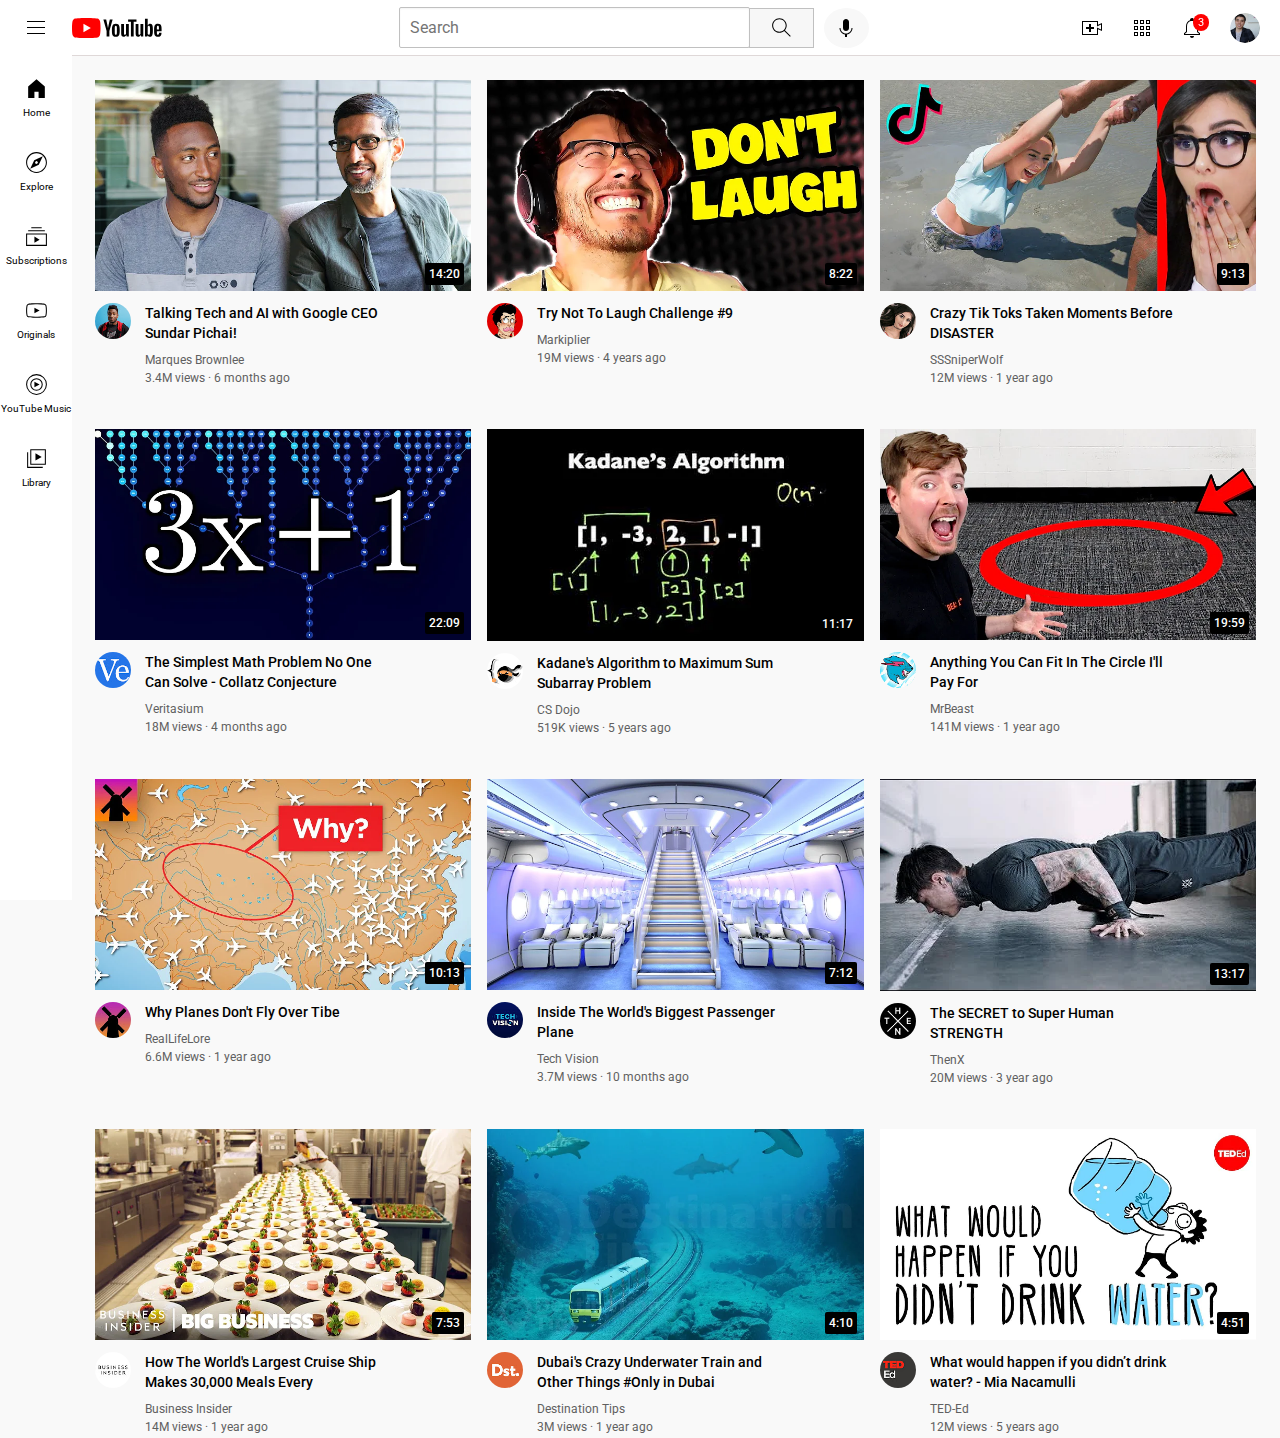
<file: index.html>
<!DOCTYPE html>
<html>
    <head>
        <title>YouTube.Com Clone</title>
        <link rel="stylesheet" href="styles/general.css">
        <link rel="stylesheet" href="styles/header.css">
        <link rel="stylesheet" href="styles/sidebar.css">
        <link rel="stylesheet" href="styles/video.css">

        <link rel="preconnect" href="https://fonts.googleapis.com">
        <link rel="preconnect" href="https://fonts.gstatic.com" crossorigin>
        <link href="https://fonts.googleapis.com/css2?family=Roboto:ital,wght@0,100..900;1,100..900&display=swap" rel="stylesheet">

    </head>
    <body>

        <div class="header">
            <div class="left-section">
                <img class="hamburger-menu" src="Icons/hamburger-menu.svg" alt="">
                <img class="youtube-logo" src="Icons/youtube-logo.svg" alt="">
            </div>

            <div class="middle-section">
                <input class="search-bar" type="text" placeholder="Search">
                <button class="search-button">
                    <img class="search-icon" src="Icons/search.svg" alt="">
                    <div class="tooltip">Search</div>
                </button>
                <button class="voice-search-button">
                    <img class="voice-search-icon" src="Icons/voice-search-icon.svg" alt="">
                    <div class="tooltip">Search with your voice</div>
                </button>
            </div>

            <div class="right-section">
                <div class="uploads-icon-container">
                    <img class="uploads-icon" src="Icons/upload.svg" alt="">
                    <div class="tooltip">Create</div>
                </div>

                <div class="youtube-apps-icon-container">
                    <img class="youtube-apps-icon" src="Icons/youtube-apps.svg" alt="">
                    <div class="tooltip">YouTube apps</div>
                </div>

                <div class="notifications-icon-container">
                    <img class="notifications-icon" src="Icons/notifications.svg" alt="">
                    <div class="notifications-count">3</div>
                    <div class="tooltip">Notifications</div>
                </div>

                <img class="my-channel-pic" src="channel-pictures/my-channel.jpeg" alt="">
            </div>
        </div>

        <div class="sidebar">
            <div class="sidebar-link">
                <img class="home-icon" src="Icons/home.svg" alt="">
                <div>Home</div>
            </div>
            <div class="sidebar-link">
                <img class="explore-icon" src="Icons/explore.svg" alt="">
                <div>Explore</div>
            </div>
            <div class="sidebar-link">
                <img class="subscriptions-icon" src="Icons/subscriptions.svg" alt="">
                <div>Subscriptions</div>
            </div>
            <div class="sidebar-link">
                <img class="originals-icon" src="Icons/originals.svg" alt="">
                <div>Originals</div>
            </div>
            <div class="sidebar-link">
                <img class="youtube-music-icon" src="Icons/youtube-music.svg" alt="">
                <div>YouTube Music</div>
            </div>
            <div class="sidebar-link">
                <img class="library-icon" src="Icons/library.svg" alt="">
                <div>Library</div>
            </div>
        </div>

        <div class="video-grid">

            <div class="video-preview">
                <div class="thumbnail-row">
                    <img class="thumbnail" src="thumbnails/thumbnail-1.webp" alt="Talking about Tech and AI.">
                    <div class="video-time">14:20</div>
                </div>
                <div class="info-row">
                    <div class="channel-picture">
                    <img class="profile-picture" src="channel-pictures/channel-1.jpeg" alt="">
    
                    </div>
                    <div class="video-info">
                        <p class="video-title">
                            Talking Tech and AI with Google CEO Sundar Pichai!
                        </p>
                        <p class="channel-name">
                            Marques Brownlee
                        </p>
                        <p class="video-stats">
                            3.4M views &#183; 6 months ago
                        </p>
                    </div>
                </div>
            </div>
    
            <div class="video-preview">
                <div class="thumbnail-row">
                    <img class="thumbnail" src="thumbnails/thumbnail-2.webp" alt="Talking about Tech and AI.">
                    <div class="video-time">8:22</div>
                </div>
                <div class="info-row">
                    <div class="channel-picture">
                    <img class="profile-picture" src="channel-pictures/channel-2.jpeg" alt="">
    
                    </div>
                    <div class="video-info">
                        <p class="video-title">
                            Try Not To Laugh Challenge #9
                        </p>
                        <p class="channel-name">
                            Markiplier
                        </p>
                        <p class="video-stats">
                            19M views &#183; 4 years ago
                        </p>
                    </div>
                </div>
            </div>
    
            <div class="video-preview">
                <div class="thumbnail-row">
                    <img class="thumbnail" src="thumbnails/thumbnail-3.webp" alt="Talking about Tech and AI.">
                    <div class="video-time">9:13</div>
                </div>
                <div class="info-row">
                    <div class="channel-picture">
                    <img class="profile-picture" src="channel-pictures/channel-3.jpeg" alt="">
    
                    </div>
                    <div class="video-info">
                        <p class="video-title">
                            Crazy Tik Toks Taken Moments Before DISASTER
                        </p>
                        <p class="channel-name">
                            SSSniperWolf
                        </p>
                        <p class="video-stats">
                            12M views &#183; 1 year ago
                        </p>
                    </div>
                </div>
            </div>
    
            <div class="video-preview">
                <div class="thumbnail-row">
                    <img class="thumbnail" src="thumbnails/thumbnail-4.webp" alt="Talking about Tech and AI.">
                    <div class="video-time">22:09</div>
                </div>
                <div class="info-row">
                    <div class="channel-picture">
                    <img class="profile-picture" src="channel-pictures/channel-4.jpeg" alt="">
    
                    </div>
                    <div class="video-info">
                        <p class="video-title">
                            The Simplest Math Problem No One Can Solve - Collatz Conjecture
                        </p>
                        <p class="channel-name">
                            Veritasium
                        </p>
                        <p class="video-stats">
                            18M views &#183; 4 months ago
                        </p>
                    </div>
                </div>
            </div>
    
            <div class="video-preview">
                <div class="thumbnail-row">
                    <img class="thumbnail" src="thumbnails/thumbnail-5.webp" alt="Talking about Tech and AI.">
                    <div class="video-time">11:17</div>
                </div>
                <div class="info-row">
                    <div class="channel-picture">
                    <img class="profile-picture" src="channel-pictures/channel-5.jpeg" alt="">
    
                    </div>
                    <div class="video-info">
                        <p class="video-title">
                            Kadane's Algorithm to Maximum Sum Subarray Problem
                        </p>
                        <p class="channel-name">
                            CS Dojo
                        </p>
                        <p class="video-stats">
                            519K views &#183; 5 years ago
                        </p>
                    </div>
                </div>
            </div>
    
            <div class="video-preview">
                <div class="thumbnail-row">
                    <img class="thumbnail" src="thumbnails/thumbnail-6.webp" alt="Talking about Tech and AI.">
                    <div class="video-time">19:59</div>
                </div>
                <div class="info-row">
                    <div class="channel-picture">
                    <img class="profile-picture" src="channel-pictures/channel-6.jpeg" alt="">
    
                    </div>
                    <div class="video-info">
                        <p class="video-title">
                            Anything You Can Fit In The Circle I&#39;ll Pay For
                        </p>
                        <p class="channel-name">
                            MrBeast
                        </p>
                        <p class="video-stats">
                            141M views &#183; 1 year ago
                        </p>
                    </div>
                </div>
            </div>
    
            <div class="video-preview">
                <div class="thumbnail-row">
                    <img class="thumbnail" src="thumbnails/thumbnail-7.webp" alt="Talking about Tech and AI.">
                    <div class="video-time">10:13</div>
                </div>
                <div class="info-row">
                    <div class="channel-picture">
                    <img class="profile-picture" src="channel-pictures/channel-7.jpeg" alt="">
    
                    </div>
                    <div class="video-info">
                        <p class="video-title">
                            Why Planes Don't Fly Over Tibe
                        </p>
                        <p class="channel-name">
                            RealLifeLore
                        </p>
                        <p class="video-stats">
                            6.6M views &#183; 1 year ago
                        </p>
                    </div>
                </div>
            </div>
    
            <div class="video-preview">
                <div class="thumbnail-row">
                    <img class="thumbnail" src="thumbnails/thumbnail-8.webp" alt="Talking about Tech and AI.">
                    <div class="video-time">7:12</div>
                </div>
                <div class="info-row">
                    <div class="channel-picture">
                    <img class="profile-picture" src="channel-pictures/channel-8.jpeg" alt="">
    
                    </div>
                    <div class="video-info">
                        <p class="video-title">
                            Inside The World's Biggest Passenger Plane
                        </p>
                        <p class="channel-name">
                            Tech Vision
                        </p>
                        <p class="video-stats">
                            3.7M views &#183; 10 months ago
                        </p>
                    </div>
                </div>
            </div>
    
            <div class="video-preview">
                <div class="thumbnail-row">
                    <img class="thumbnail" src="thumbnails/thumbnail-9.webp" alt="Talking about Tech and AI.">
                    <div class="video-time">13:17</div>
                </div>
                <div class="info-row">
                    <div class="channel-picture">
                    <img class="profile-picture" src="channel-pictures/channel-9.jpeg" alt="">
    
                    </div>
                    <div class="video-info">
                        <p class="video-title">
                            The SECRET to Super Human STRENGTH
                        </p>
                        <p class="channel-name">
                            ThenX
                        </p>
                        <p class="video-stats">
                            20M views &#183; 3 year ago
                        </p>
                    </div>
                </div>
            </div>
    
            <div class="video-preview">
                <div class="thumbnail-row">
                    <img class="thumbnail" src="thumbnails/thumbnail-10.webp" alt="Talking about Tech and AI.">
                    <div class="video-time">7:53</div>
                </div>
                <div class="info-row">
                    <div class="channel-picture">
                    <img class="profile-picture" src="channel-pictures/channel-10.jpeg" alt="">
    
                    </div>
                    <div class="video-info">
                        <p class="video-title">
                            How The World's Largest Cruise Ship Makes 30,000 Meals Every
                        </p>
                        <p class="channel-name">
                            Business Insider
                        </p>
                        <p class="video-stats">
                            14M views &#183; 1 year ago
                        </p>
                    </div>
                </div>
            </div>
    
            <div class="video-preview">
                <div class="thumbnail-row">
                    <img class="thumbnail" src="thumbnails/thumbnail-11.webp" alt="Talking about Tech and AI.">
                    <div class="video-time">4:10</div>
                </div>
                <div class="info-row">
                    <div class="channel-picture">
                    <img class="profile-picture" src="channel-pictures/channel-11.jpeg" alt="">
    
                    </div>
                    <div class="video-info">
                        <p class="video-title">
                            Dubai's Crazy Underwater Train and Other Things #Only in Dubai
                        </p>
                        <p class="channel-name">
                            Destination Tips
                        </p>
                        <p class="video-stats">
                            3M views &#183; 1 year ago
                        </p>
                    </div>
                </div>
            </div>
    
            <div class="video-preview">
                <div class="thumbnail-row">
                    <img class="thumbnail" src="thumbnails/thumbnail-12.webp" alt="Talking about Tech and AI.">
                    <div class="video-time">4:51</div>
                </div>
                <div class="info-row">
                    <div class="channel-picture">
                    <img class="profile-picture" src="channel-pictures/channel-12.jpeg" alt="">
    
                    </div>
                    <div class="video-info">
                        <p class="video-title">
                            What would happen if you didn’t drink water? - Mia Nacamulli
                        </p>
                        <p class="channel-name">
                            TED-Ed
                        </p>
                        <p class="video-stats">
                            12M views &#183; 5 years ago
                        </p>
                    </div>
                </div>
            </div>

        </div>
        
       
    </body>
</html>
</file>
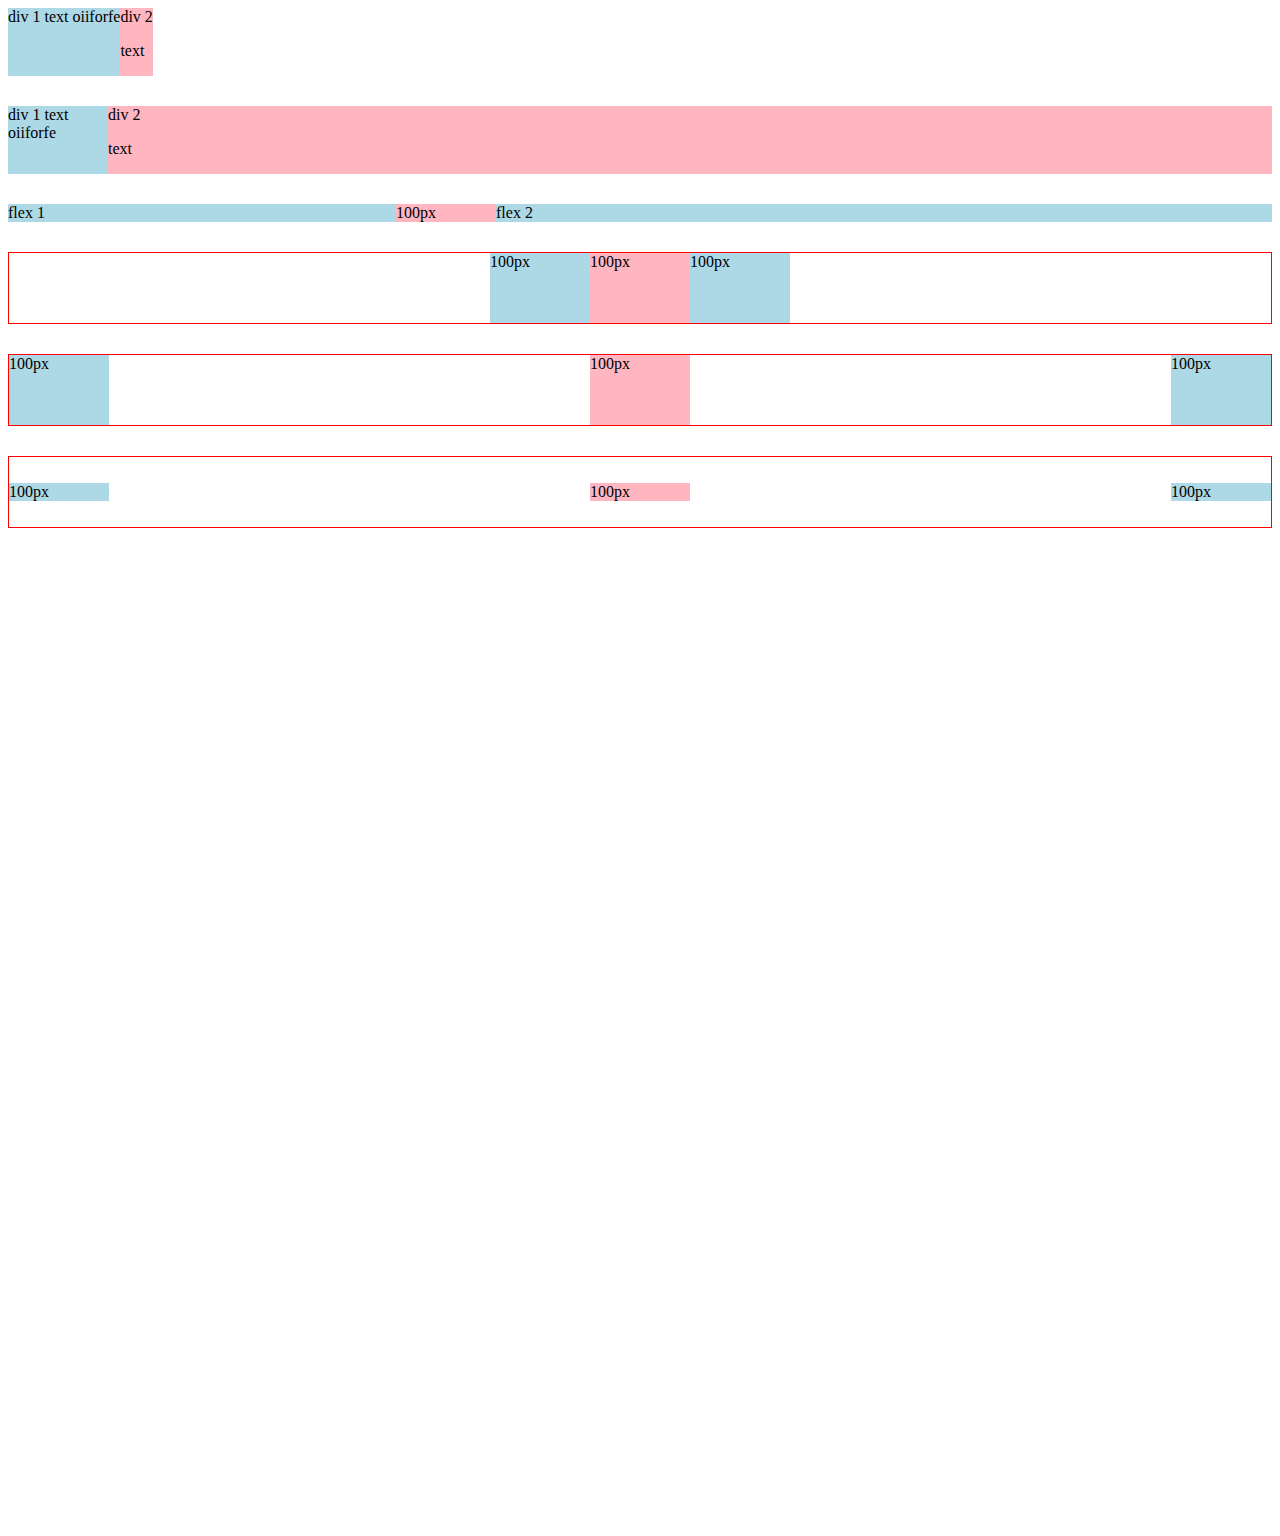
<file: flexbox.html>
<!DOCTYPE html>
<html>
    <head>
        <title>Flexbox Practice</title>
    </head>

    <body style="padding-bottom: 1000px;">
        <div style="
            display: flex;
            flex-direction: row;
        ">
            <div style="background-color: lightblue;">
                div 1 text oiiforfe
            </div>
            <div style="background-color: lightpink;">
                div 2 <p>text</p>
            </div>
        </div>

        <div style="
            margin-top: 30px;
            display: flex;
            flex-direction: row;
        ">
            <div style="background-color: lightblue; width: 100px;">
                div 1 text oiiforfe
            </div>
            <div style="background-color: lightpink; flex: 1;">
                div 2 <p>text</p>
            </div>
        </div>

        <div style="
        margin-top: 30px;
        display: flex;
        flex-direction: row;
    ">
            <div style="background-color: lightblue; flex: 1;">
                flex 1 
            </div>
        <div style="background-color: lightpink; width: 100px;">
            100px
        </div>
        <div style="background-color: lightblue; flex: 2;">
            flex 2
        </div>
    </div>

    <div style="
        margin-top: 30px;
        height: 70px;
        border-width: 1px;
        border-style: solid;
        border-color: red;

        display: flex;
        flex-direction: row;
        justify-content: center;
    ">
            <div style="background-color: lightblue; width: 100px;">
                100px
            </div>
        <div style="background-color: lightpink; width: 100px;">
            100px
        </div>
        <div style="background-color: lightblue; width: 100px;">
            100px
        </div>
    </div>

    <div style="
        margin-top: 30px;
        height: 70px;
        border-width: 1px;
        border-style: solid;
        border-color: red;

        display: flex;
        flex-direction: row;
        justify-content: space-between;
    ">
            <div style="background-color: lightblue; width: 100px;">
                100px
            </div>
        <div style="background-color: lightpink; width: 100px;">
            100px
        </div>
        <div style="background-color: lightblue; width: 100px;">
            100px
        </div>
    </div>

    <div style="
    margin-top: 30px;
    height: 70px;
    border-width: 1px;
    border-style: solid;
    border-color: red;

    display: flex;
    flex-direction: row;
    justify-content: space-between;
    align-items: center;
">
        <div style="background-color: lightblue; width: 100px;">
            100px
        </div>
    <div style="background-color: lightpink; width: 100px;">
        100px
    </div>
    <div style="background-color: lightblue; width: 100px;">
        100px
    </div>
</div>
    </body>
</html>
</file>
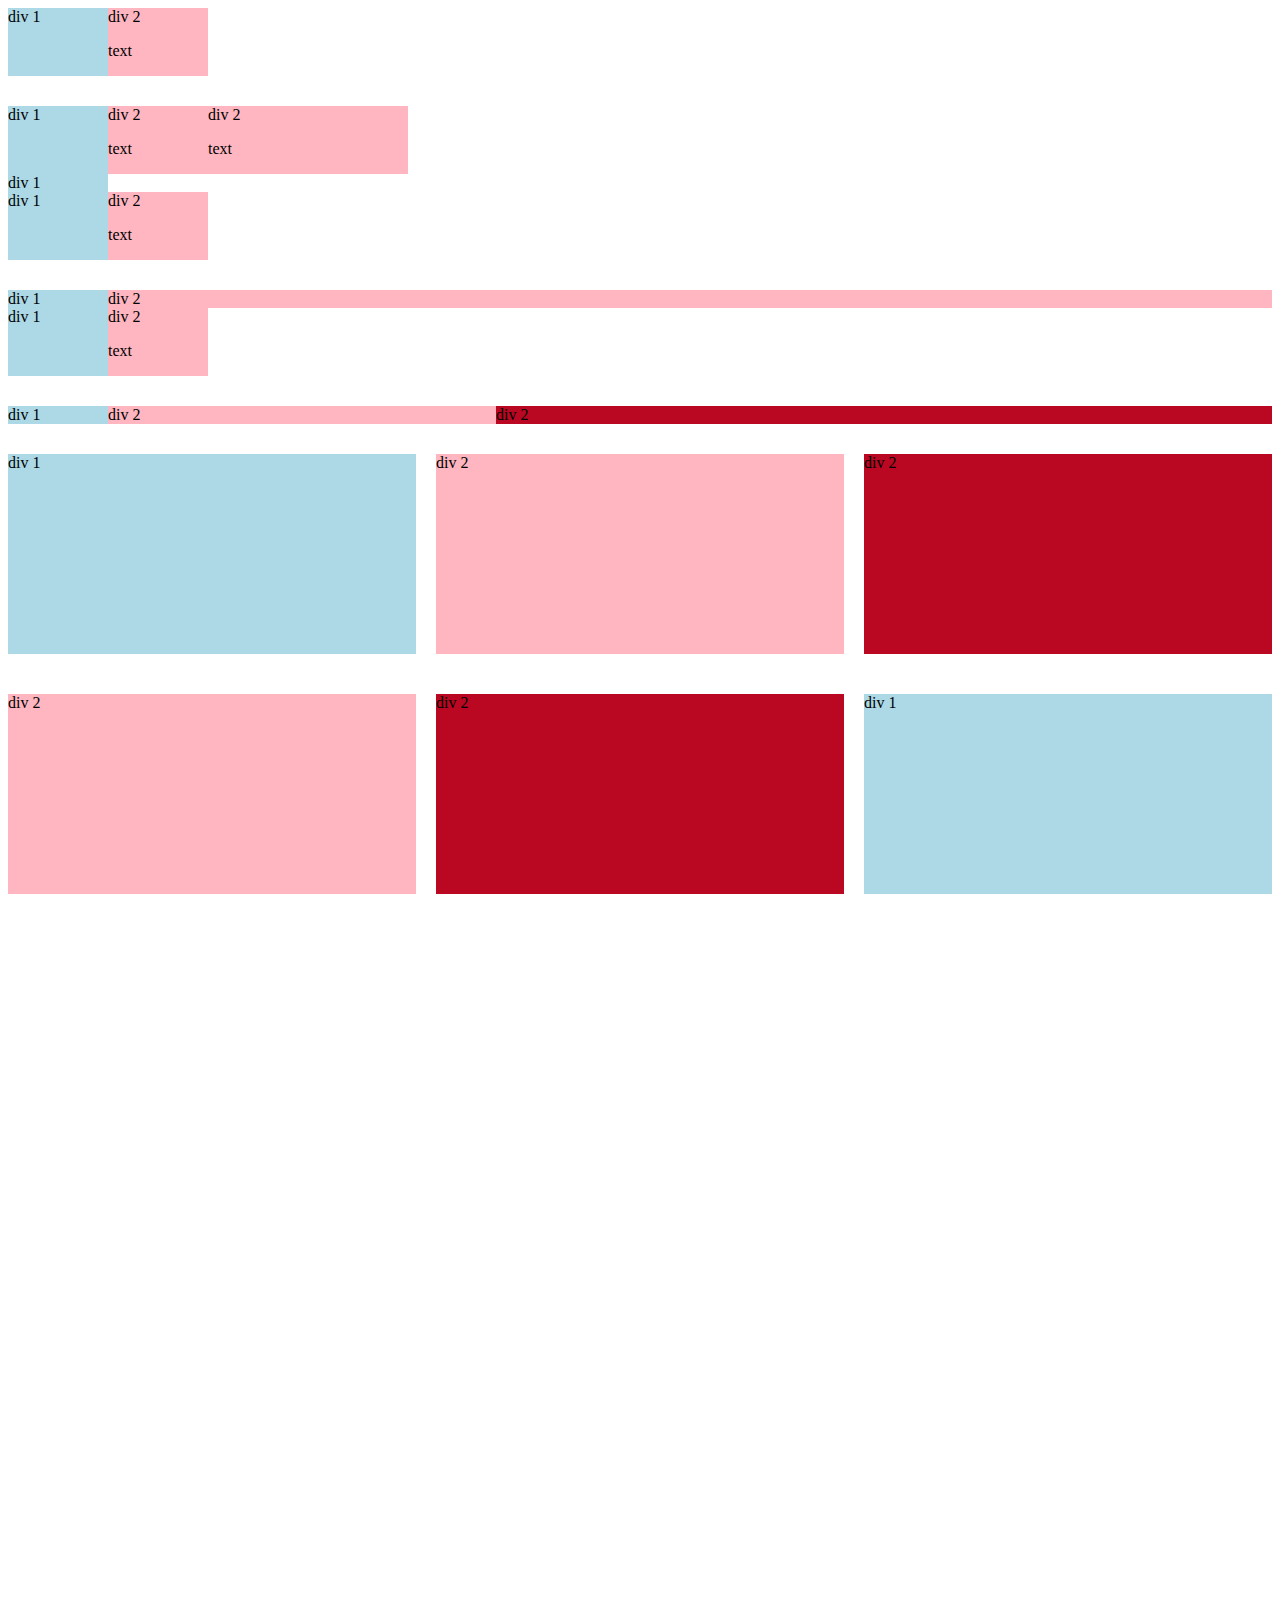
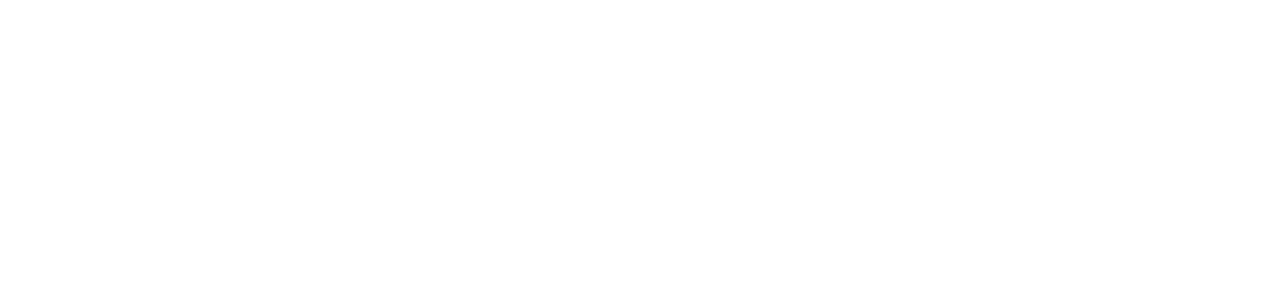
<file: grid.html>
<!DOCTYPE html>
<html>
    <head>
        <title>Grid Practice</title>
    </head>
    <body style="padding-bottom: 1000px;">
        <div style="
            display: grid;
            grid-template-columns: 100px 100px;">
            <div style="background-color: lightblue;">div 1</div>
            <div style="background-color: lightpink;">div 2 <p>text</p></div>
        </div>
        <div style="
            margin-top: 30px;
            display: grid;
            grid-template-columns: 100px 100px 200px;">
            <div style="background-color: lightblue;">div 1</div>
            <div style="background-color: lightpink;">div 2 <p>text</p></div>
            <div style="background-color: lightpink;">div 2 <p>text</p></div>
            <div style="background-color: lightblue;">div 1</div>
        </div>

        <div style="
            display: grid;
            grid-template-columns: 100px 100px;">
            <div style="background-color: lightblue;">div 1</div>
            <div style="background-color: lightpink;">div 2 <p>text</p></div>
        </div>
        <div style="
            margin-top: 30px;
            display: grid;
            grid-template-columns: 100px 1fr;">
            <div style="background-color: lightblue;">div 1</div>
            <div style="background-color: lightpink;">div 2</div>
        </div>

        <div style="
        display: grid;
        grid-template-columns: 100px 100px;">
        <div style="background-color: lightblue;">div 1</div>
        <div style="background-color: lightpink;">div 2 <p>text</p></div>
    </div>
    <div style="
        margin-top: 30px;
        display: grid;
        grid-template-columns: 100px 1fr 2fr;">
        <div style="background-color: lightblue;">div 1</div>
        <div style="background-color: lightpink;">div 2</div>
        <div style="background-color: rgb(186, 7, 34);">div 2</div>

    </div>

    <div style="
    margin-top: 30px;
    display: grid;
    grid-template-columns: 1fr 1fr 1fr;
    column-gap: 20px;
    row-gap: 40px;">
    <div style="background-color: lightblue; height: 200px;">div 1</div>
    <div style="background-color: lightpink; height: 200px;" >div 2</div>
    <div style="background-color: rgb(186, 7, 34); height: 200px;">div 2</div>
    <div style="background-color: lightpink; height: 200px;" >div 2</div>
    <div style="background-color: rgb(186, 7, 34); height: 200px;">div 2</div>
    <div style="background-color: lightblue; height: 200px;">div 1</div>

</div>


    </body>
</html>
</file>
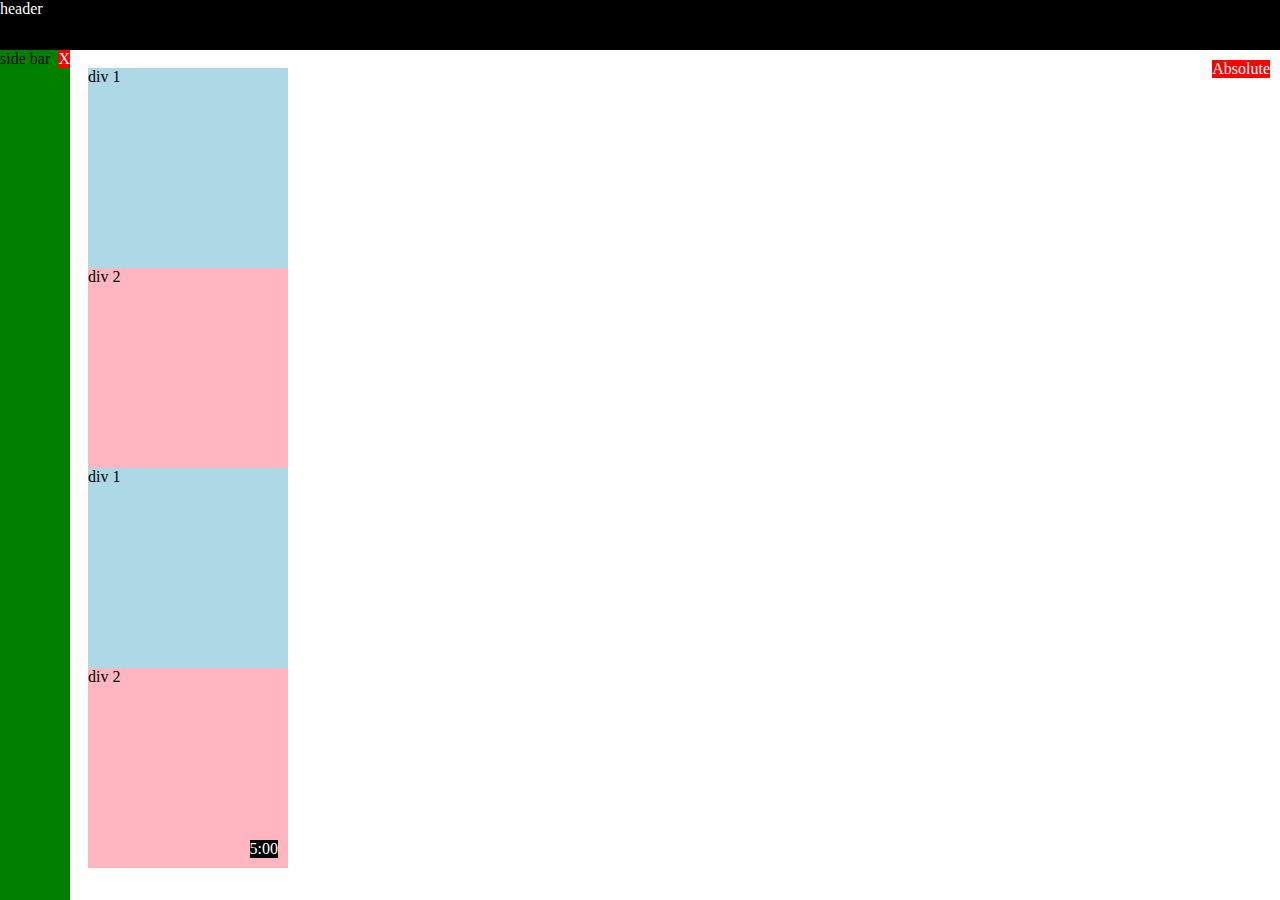
<file: position.html>
<!DOCTYPE html>
<html>
    <head>
        <title>Position Practice</title>
    </head>
    <body style="height: 300px;
    padding-top: 60px;
    padding-left: 80px;">
            <div style="
                background-color: black; 
                color: white;
                position: fixed;
                top: 0px;
                left: 0px;
                right: 0px;
                z-index: 1;
                height: 50px;"> 
                header
            </div>

            <div style="
            background-color: green;
            position: fixed;
            width: 70px;
            top: 50px;
            left:0;
            bottom: 0;
            "> side bar
              <div style="
              background-color: red;
              color: white;
              position: absolute;
              top: 0px;
              right: 0px;
              ">X</div>
              </div>

            <div style="
                background-color: red;
                color: white;
                position: absolute;
                top: 60px;
                right: 10px;
                ">Absolute</div>

            <div style="
                background-color: lightblue;  
                height: 200px; 
                width: 200px; 
                position: static;">
                div 1
            </div>
            <div style="
                background-color: lightpink; 
                height: 200px; 
                width: 200px;">
                div 2
            </div>

            <div style="
            background-color: lightblue;  
            height: 200px; 
            width: 200px; 
            position: static;">
            div 1
        </div>
        <div style="
            background-color: lightpink; 
            height: 200px; 
            width: 200px;
            position: relative;">
            div 2
            <div style="
            background-color: black;
            color: white;
            position: absolute;
            bottom: 10px;
            right: 10px;
            ">5:00</div>
        </div>
</body>
    </body>
</html>
</file>
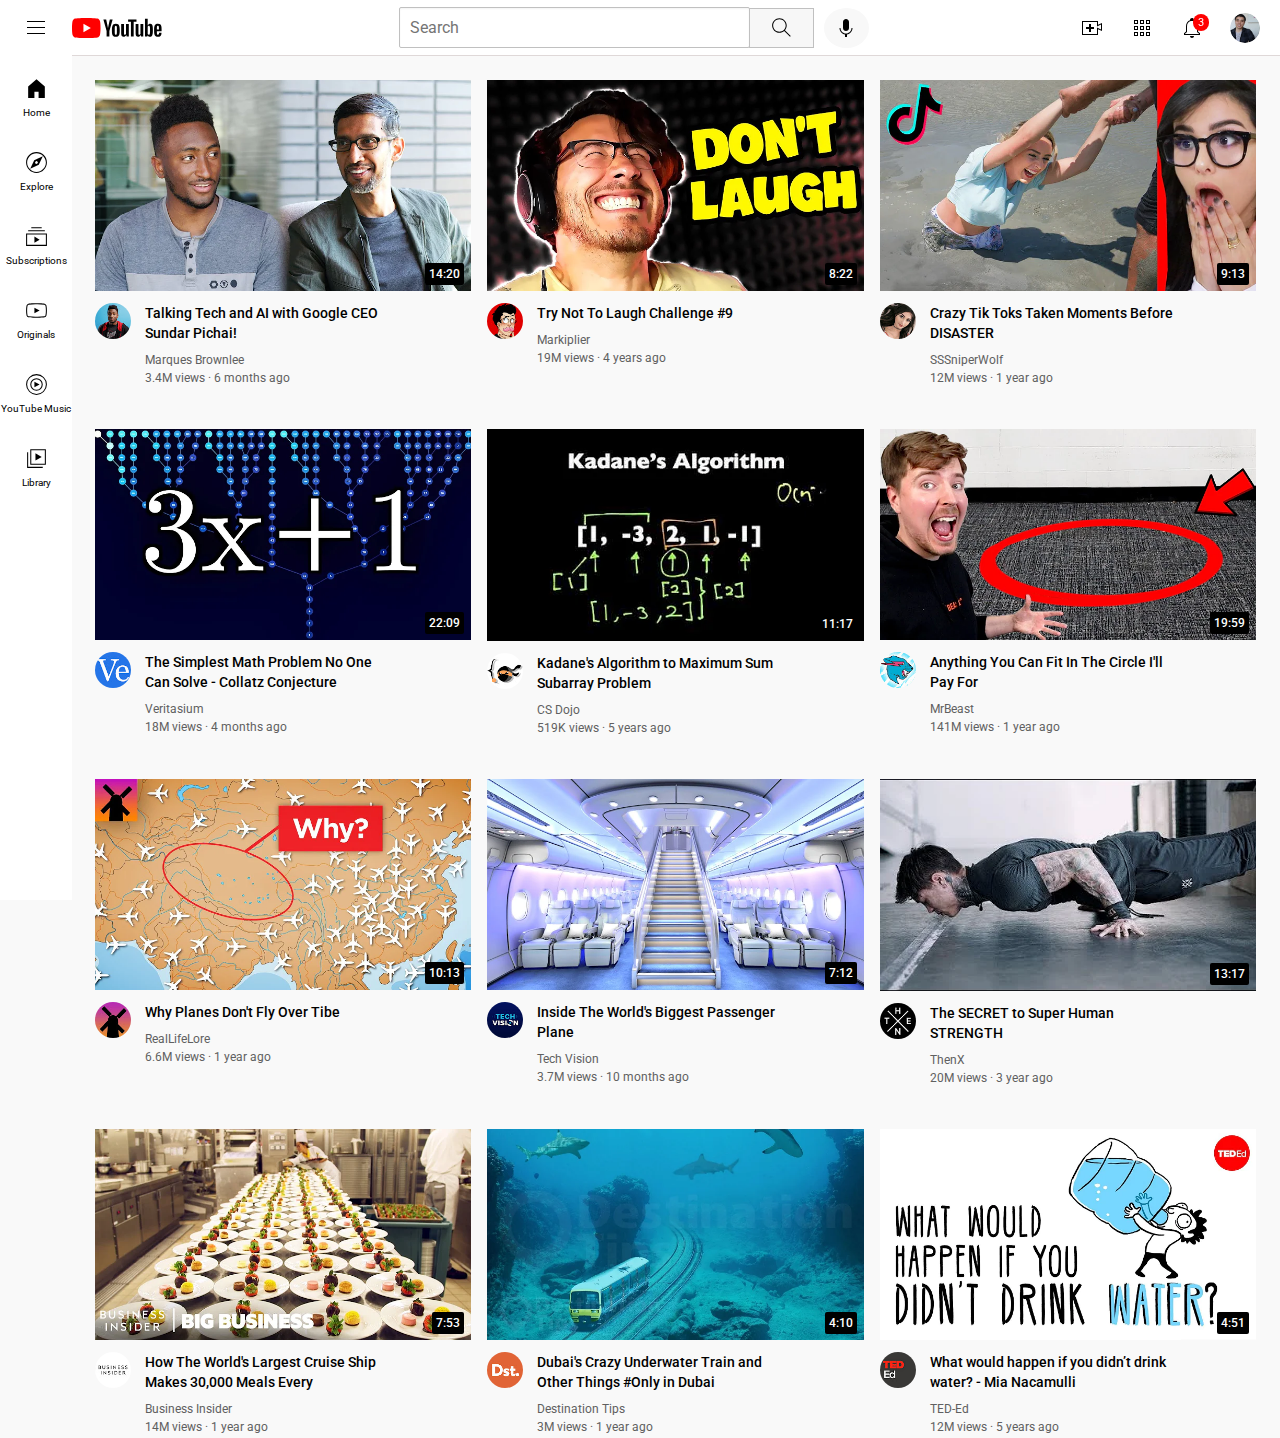
<file: youtube.html>
<!DOCTYPE html>
<html>
    <head>
        <title>YouTube.Com Clone</title>
        <link rel="stylesheet" href="styles/general.css">
        <link rel="stylesheet" href="styles/header.css">
        <link rel="stylesheet" href="styles/sidebar.css">
        <link rel="stylesheet" href="styles/video.css">

        <link rel="preconnect" href="https://fonts.googleapis.com">
        <link rel="preconnect" href="https://fonts.gstatic.com" crossorigin>
        <link href="https://fonts.googleapis.com/css2?family=Roboto:ital,wght@0,100..900;1,100..900&display=swap" rel="stylesheet">

    </head>
    <body>

        <div class="header">
            <div class="left-section">
                <img class="hamburger-menu" src="Icons/hamburger-menu.svg" alt="">
                <img class="youtube-logo" src="Icons/youtube-logo.svg" alt="">
            </div>

            <div class="middle-section">
                <input class="search-bar" type="text" placeholder="Search">
                <button class="search-button">
                    <img class="search-icon" src="Icons/search.svg" alt="">
                    <div class="tooltip">Search</div>
                </button>
                <button class="voice-search-button">
                    <img class="voice-search-icon" src="Icons/voice-search-icon.svg" alt="">
                    <div class="tooltip">Search with your voice</div>
                </button>
            </div>

            <div class="right-section">
                <div class="uploads-icon-container">
                    <img class="uploads-icon" src="Icons/upload.svg" alt="">
                    <div class="tooltip">Create</div>
                </div>

                <div class="youtube-apps-icon-container">
                    <img class="youtube-apps-icon" src="Icons/youtube-apps.svg" alt="">
                    <div class="tooltip">YouTube apps</div>
                </div>

                <div class="notifications-icon-container">
                    <img class="notifications-icon" src="Icons/notifications.svg" alt="">
                    <div class="notifications-count">3</div>
                    <div class="tooltip">Notifications</div>
                </div>

                <img class="my-channel-pic" src="channel-pictures/my-channel.jpeg" alt="">
            </div>
        </div>

        <div class="sidebar">
            <div class="sidebar-link">
                <img class="home-icon" src="Icons/home.svg" alt="">
                <div>Home</div>
            </div>
            <div class="sidebar-link">
                <img class="explore-icon" src="Icons/explore.svg" alt="">
                <div>Explore</div>
            </div>
            <div class="sidebar-link">
                <img class="subscriptions-icon" src="Icons/subscriptions.svg" alt="">
                <div>Subscriptions</div>
            </div>
            <div class="sidebar-link">
                <img class="originals-icon" src="Icons/originals.svg" alt="">
                <div>Originals</div>
            </div>
            <div class="sidebar-link">
                <img class="youtube-music-icon" src="Icons/youtube-music.svg" alt="">
                <div>YouTube Music</div>
            </div>
            <div class="sidebar-link">
                <img class="library-icon" src="Icons/library.svg" alt="">
                <div>Library</div>
            </div>
        </div>

        <div class="video-grid">

            <div class="video-preview">
                <div class="thumbnail-row">
                    <img class="thumbnail" src="thumbnails/thumbnail-1.webp" alt="Talking about Tech and AI.">
                    <div class="video-time">14:20</div>
                </div>
                <div class="info-row">
                    <div class="channel-picture">
                    <img class="profile-picture" src="channel-pictures/channel-1.jpeg" alt="">
    
                    </div>
                    <div class="video-info">
                        <p class="video-title">
                            Talking Tech and AI with Google CEO Sundar Pichai!
                        </p>
                        <p class="channel-name">
                            Marques Brownlee
                        </p>
                        <p class="video-stats">
                            3.4M views &#183; 6 months ago
                        </p>
                    </div>
                </div>
            </div>
    
            <div class="video-preview">
                <div class="thumbnail-row">
                    <img class="thumbnail" src="thumbnails/thumbnail-2.webp" alt="Talking about Tech and AI.">
                    <div class="video-time">8:22</div>
                </div>
                <div class="info-row">
                    <div class="channel-picture">
                    <img class="profile-picture" src="channel-pictures/channel-2.jpeg" alt="">
    
                    </div>
                    <div class="video-info">
                        <p class="video-title">
                            Try Not To Laugh Challenge #9
                        </p>
                        <p class="channel-name">
                            Markiplier
                        </p>
                        <p class="video-stats">
                            19M views &#183; 4 years ago
                        </p>
                    </div>
                </div>
            </div>
    
            <div class="video-preview">
                <div class="thumbnail-row">
                    <img class="thumbnail" src="thumbnails/thumbnail-3.webp" alt="Talking about Tech and AI.">
                    <div class="video-time">9:13</div>
                </div>
                <div class="info-row">
                    <div class="channel-picture">
                    <img class="profile-picture" src="channel-pictures/channel-3.jpeg" alt="">
    
                    </div>
                    <div class="video-info">
                        <p class="video-title">
                            Crazy Tik Toks Taken Moments Before DISASTER
                        </p>
                        <p class="channel-name">
                            SSSniperWolf
                        </p>
                        <p class="video-stats">
                            12M views &#183; 1 year ago
                        </p>
                    </div>
                </div>
            </div>
    
            <div class="video-preview">
                <div class="thumbnail-row">
                    <img class="thumbnail" src="thumbnails/thumbnail-4.webp" alt="Talking about Tech and AI.">
                    <div class="video-time">22:09</div>
                </div>
                <div class="info-row">
                    <div class="channel-picture">
                    <img class="profile-picture" src="channel-pictures/channel-4.jpeg" alt="">
    
                    </div>
                    <div class="video-info">
                        <p class="video-title">
                            The Simplest Math Problem No One Can Solve - Collatz Conjecture
                        </p>
                        <p class="channel-name">
                            Veritasium
                        </p>
                        <p class="video-stats">
                            18M views &#183; 4 months ago
                        </p>
                    </div>
                </div>
            </div>
    
            <div class="video-preview">
                <div class="thumbnail-row">
                    <img class="thumbnail" src="thumbnails/thumbnail-5.webp" alt="Talking about Tech and AI.">
                    <div class="video-time">11:17</div>
                </div>
                <div class="info-row">
                    <div class="channel-picture">
                    <img class="profile-picture" src="channel-pictures/channel-5.jpeg" alt="">
    
                    </div>
                    <div class="video-info">
                        <p class="video-title">
                            Kadane's Algorithm to Maximum Sum Subarray Problem
                        </p>
                        <p class="channel-name">
                            CS Dojo
                        </p>
                        <p class="video-stats">
                            519K views &#183; 5 years ago
                        </p>
                    </div>
                </div>
            </div>
    
            <div class="video-preview">
                <div class="thumbnail-row">
                    <img class="thumbnail" src="thumbnails/thumbnail-6.webp" alt="Talking about Tech and AI.">
                    <div class="video-time">19:59</div>
                </div>
                <div class="info-row">
                    <div class="channel-picture">
                    <img class="profile-picture" src="channel-pictures/channel-6.jpeg" alt="">
    
                    </div>
                    <div class="video-info">
                        <p class="video-title">
                            Anything You Can Fit In The Circle I&#39;ll Pay For
                        </p>
                        <p class="channel-name">
                            MrBeast
                        </p>
                        <p class="video-stats">
                            141M views &#183; 1 year ago
                        </p>
                    </div>
                </div>
            </div>
    
            <div class="video-preview">
                <div class="thumbnail-row">
                    <img class="thumbnail" src="thumbnails/thumbnail-7.webp" alt="Talking about Tech and AI.">
                    <div class="video-time">10:13</div>
                </div>
                <div class="info-row">
                    <div class="channel-picture">
                    <img class="profile-picture" src="channel-pictures/channel-7.jpeg" alt="">
    
                    </div>
                    <div class="video-info">
                        <p class="video-title">
                            Why Planes Don't Fly Over Tibe
                        </p>
                        <p class="channel-name">
                            RealLifeLore
                        </p>
                        <p class="video-stats">
                            6.6M views &#183; 1 year ago
                        </p>
                    </div>
                </div>
            </div>
    
            <div class="video-preview">
                <div class="thumbnail-row">
                    <img class="thumbnail" src="thumbnails/thumbnail-8.webp" alt="Talking about Tech and AI.">
                    <div class="video-time">7:12</div>
                </div>
                <div class="info-row">
                    <div class="channel-picture">
                    <img class="profile-picture" src="channel-pictures/channel-8.jpeg" alt="">
    
                    </div>
                    <div class="video-info">
                        <p class="video-title">
                            Inside The World's Biggest Passenger Plane
                        </p>
                        <p class="channel-name">
                            Tech Vision
                        </p>
                        <p class="video-stats">
                            3.7M views &#183; 10 months ago
                        </p>
                    </div>
                </div>
            </div>
    
            <div class="video-preview">
                <div class="thumbnail-row">
                    <img class="thumbnail" src="thumbnails/thumbnail-9.webp" alt="Talking about Tech and AI.">
                    <div class="video-time">13:17</div>
                </div>
                <div class="info-row">
                    <div class="channel-picture">
                    <img class="profile-picture" src="channel-pictures/channel-9.jpeg" alt="">
    
                    </div>
                    <div class="video-info">
                        <p class="video-title">
                            The SECRET to Super Human STRENGTH
                        </p>
                        <p class="channel-name">
                            ThenX
                        </p>
                        <p class="video-stats">
                            20M views &#183; 3 year ago
                        </p>
                    </div>
                </div>
            </div>
    
            <div class="video-preview">
                <div class="thumbnail-row">
                    <img class="thumbnail" src="thumbnails/thumbnail-10.webp" alt="Talking about Tech and AI.">
                    <div class="video-time">7:53</div>
                </div>
                <div class="info-row">
                    <div class="channel-picture">
                    <img class="profile-picture" src="channel-pictures/channel-10.jpeg" alt="">
    
                    </div>
                    <div class="video-info">
                        <p class="video-title">
                            How The World's Largest Cruise Ship Makes 30,000 Meals Every
                        </p>
                        <p class="channel-name">
                            Business Insider
                        </p>
                        <p class="video-stats">
                            14M views &#183; 1 year ago
                        </p>
                    </div>
                </div>
            </div>
    
            <div class="video-preview">
                <div class="thumbnail-row">
                    <img class="thumbnail" src="thumbnails/thumbnail-11.webp" alt="Talking about Tech and AI.">
                    <div class="video-time">4:10</div>
                </div>
                <div class="info-row">
                    <div class="channel-picture">
                    <img class="profile-picture" src="channel-pictures/channel-11.jpeg" alt="">
    
                    </div>
                    <div class="video-info">
                        <p class="video-title">
                            Dubai's Crazy Underwater Train and Other Things #Only in Dubai
                        </p>
                        <p class="channel-name">
                            Destination Tips
                        </p>
                        <p class="video-stats">
                            3M views &#183; 1 year ago
                        </p>
                    </div>
                </div>
            </div>
    
            <div class="video-preview">
                <div class="thumbnail-row">
                    <img class="thumbnail" src="thumbnails/thumbnail-12.webp" alt="Talking about Tech and AI.">
                    <div class="video-time">4:51</div>
                </div>
                <div class="info-row">
                    <div class="channel-picture">
                    <img class="profile-picture" src="channel-pictures/channel-12.jpeg" alt="">
    
                    </div>
                    <div class="video-info">
                        <p class="video-title">
                            What would happen if you didn’t drink water? - Mia Nacamulli
                        </p>
                        <p class="channel-name">
                            TED-Ed
                        </p>
                        <p class="video-stats">
                            12M views &#183; 5 years ago
                        </p>
                    </div>
                </div>
            </div>

        </div>
        
       
    </body>
</html>
</file>
<file: styles/general.css>
p{
    font-family: Roboto, Arial;
    margin-top: 0;
    margin-bottom: 0;
}

body{
    margin: 0;
    padding-top: 80px;
    padding-left: 95px;
    padding-right: 24px;
    background-color: rgb(249, 249, 249);
}
</file>
<file: styles/header.css>
.header {
    height: 55px;

    display: flex;
    flex-direction: row;
    justify-content: space-between;

    position: fixed;
    top: 0;
    left: 0;
    right: 0;
    z-index: 100;

    background-color: white;
    border-bottom-width: 1px;
    border-bottom-style: solid;
    border-bottom-color: rgb(223, 216, 216);
}

.left-section {
    display: flex;
    align-items: center;
}

.middle-section {
    display: flex;
    flex-direction: row;
    align-items: center;
    flex: 1;
    margin-left: 60px;
    margin-right: 35px;
    max-width: 470px;
}

.search-bar {
    flex: 1;
    height: 37px;
    width: 0;
    max-width: 400px;
    padding-left: 10px;
    font-size: 16px;
    border-width: 1px;
    border-style: solid;
    border-color: rgb(192, 192, 192);
    border-radius: 2px;
    box-shadow: inset 0px 1px 2px rgba(0, 0, 0, 0.05);
}

.search-bar::placeholder {
    font-family: Roboto, Arial;
    font-size: 16px;
}

.right-section {
    display: flex;
    width: 180px;
    align-items: center;
    justify-content: space-between;
    margin-right: 20px;
    flex-shrink: 0;
}

.hamburger-menu {
    height: 24px;
    margin-left: 24px;
    margin-right: 24px;
}

.youtube-logo {
    height: 20px;
}

.search-button {
    height: 40px;
    width: 65px;
    background-color: rgb(247, 247, 247);
    border-width: 1px;
    border-style: solid;
    border-color: rgb(192, 192, 192);
    margin-left: -1px;
    margin-right: 10px;
}

.search-button, 
.voice-search-button,
.uploads-icon-container,
.youtube-apps-icon-container,
.notifications-icon-container  {
    cursor: pointer;
    position: relative;
    display: flex;
    flex-direction: column;
    align-items: center;
    justify-content: center;
}

.search-button:hover .tooltip, 
.voice-search-button:hover .tooltip,
.uploads-icon-container:hover .tooltip,
.youtube-apps-icon-container:hover .tooltip,
.notifications-icon-container:hover .tooltip    
{
    opacity: 1;
}

.search-button .tooltip,
.voice-search-button .tooltip,
.uploads-icon-container .tooltip,
.youtube-apps-icon-container .tooltip,
.notifications-icon-container .tooltip  {
    position: absolute;
    bottom: -45px;
    color: white;
    background-color: rgba(0, 0, 0, 0.40);
    padding: 8px;
    font-family: Roboto, Arial;
    font-size: 12px;
    opacity: 0;
    transition: opacity 0.15s;
    pointer-events: none;
    white-space: nowrap;
}

.search-icon {
    width: 25px;
}

.voice-search-button {
    height: 40px;
    width: 45px;
    border-width: 0;
    border-radius: 50%;
    display: flex;
    align-items: center;
    justify-content: center;
    background-color: rgb(248, 248, 248);
}

.voice-search-icon {
    width: 24px;
}

.uploads-icon {
    height: 24px;
}

.youtube-apps-icon {
    height: 24px;
}

.notifications-icon {
    height: 24px;
}

.notifications-icon-container {
    position: relative;
}

.notifications-count {
    position: absolute;
    top: -2px;
    right: -5px;
    background-color: red;
    color: white;
    font-family: Roboto, Arial;
    font-size: 11px;
    padding-left: 5px;
    padding-right: 5px;
    padding-top: 2px;
    padding-bottom: 2px;
    border-radius: 10px;
}

.my-channel-pic {
    height: 30px;
    border-radius: 16px;
}
</file>
<file: styles/sidebar.css>
.sidebar {
    position: fixed;
    top: 55px;
    left: 0;
    bottom: 0;
    background-color: white;
    color: black;
    width: 72px;
    z-index: 200;
    padding-top: 5px;
}


.sidebar-link {
    height: 74px;
    width: 72px;
    display: flex;
    flex-direction: column;
    align-items: center;
    justify-content: center;
}

.sidebar-link img {
    height: 25px;
}

.sidebar-link div {
    font-family: Roboto, Arial;
    font-size: 10px;
    font-weight: 400;
    margin-top: 6px;
}

.sidebar-link:hover {
    background-color: rgb(235, 235, 235);
    cursor: pointer;
}
</file>
<file: styles/video.css>
.thumbnail {
    width: 100%;
}

.video-title{
    margin-top: 0;
    width: 250px;
    font-size: 14px;
    font-weight: 500;
    line-height: 20px;
    margin-bottom: 10px;
}

.video-grid {
    display: grid;
    grid-template-columns: 1fr 1fr 1fr;
    column-gap: 16px;
    row-gap: 40px;
}

@media (max-width: 1050px) {
    .video-grid {
        grid-template-columns: 1fr 1fr;
    }
}

@media (min-width: 1350px) {
    .video-grid {
        grid-template-columns: 1fr 1fr 1fr 1fr;
    }
}


.channel-name,
.video-stats {
    font-size: 12px;
    color: rgb(96, 96, 96);
    margin-bottom: 4px;
}

.info-row {
    display: grid;
    grid-template-columns: 50px 1fr;
}

.profile-picture {
    width: 36px;
    border-radius: 40px;
}

.thumbnail-row {
    margin-bottom: 8px;
    position: relative;
}

.video-time {
    background-color: black;
    color: white;
    font-family: Roboto, Arial;
    font-size: 12px;
    font-weight: 500;
    position: absolute;
    bottom: 10px;
    right: 7px;
    padding-right: 4px;
    padding-left: 4px;
    padding-top: 4px;
    padding-bottom: 4px;
    border-radius: 2px;
}
</file>
